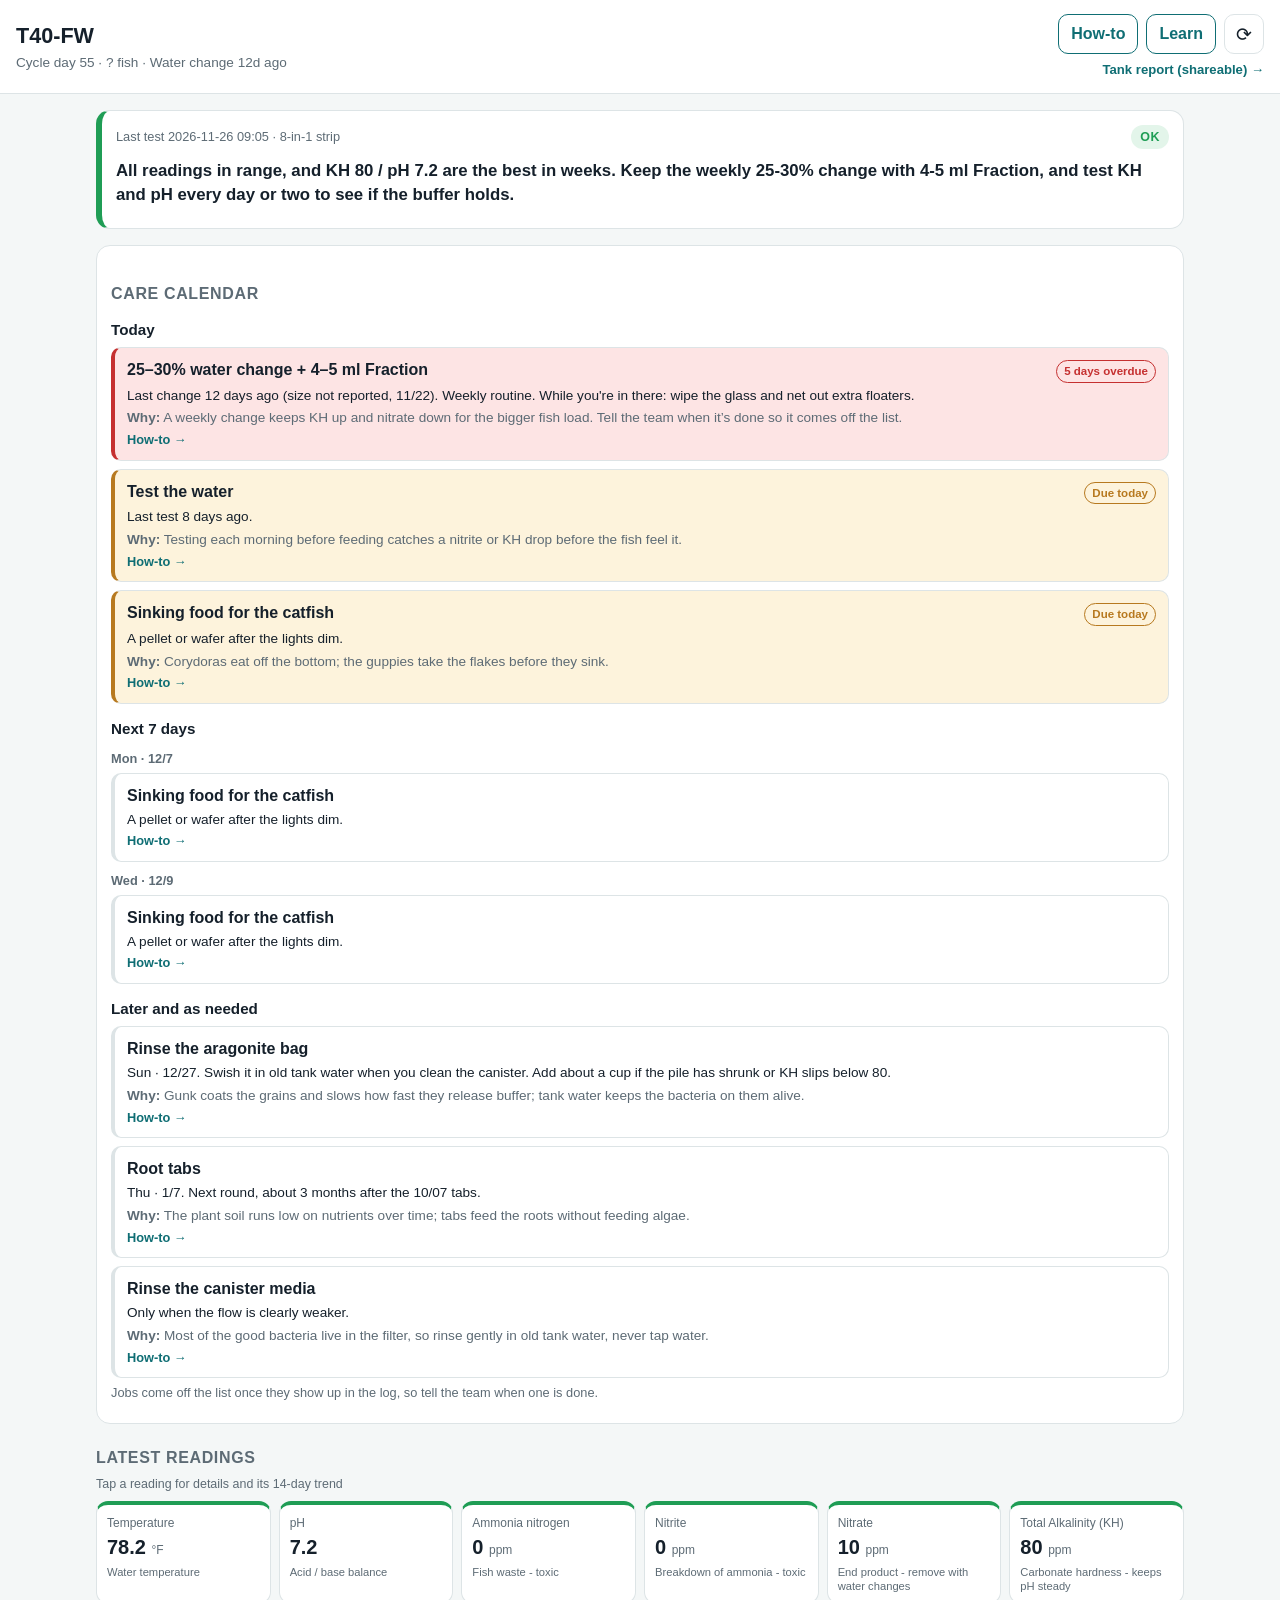
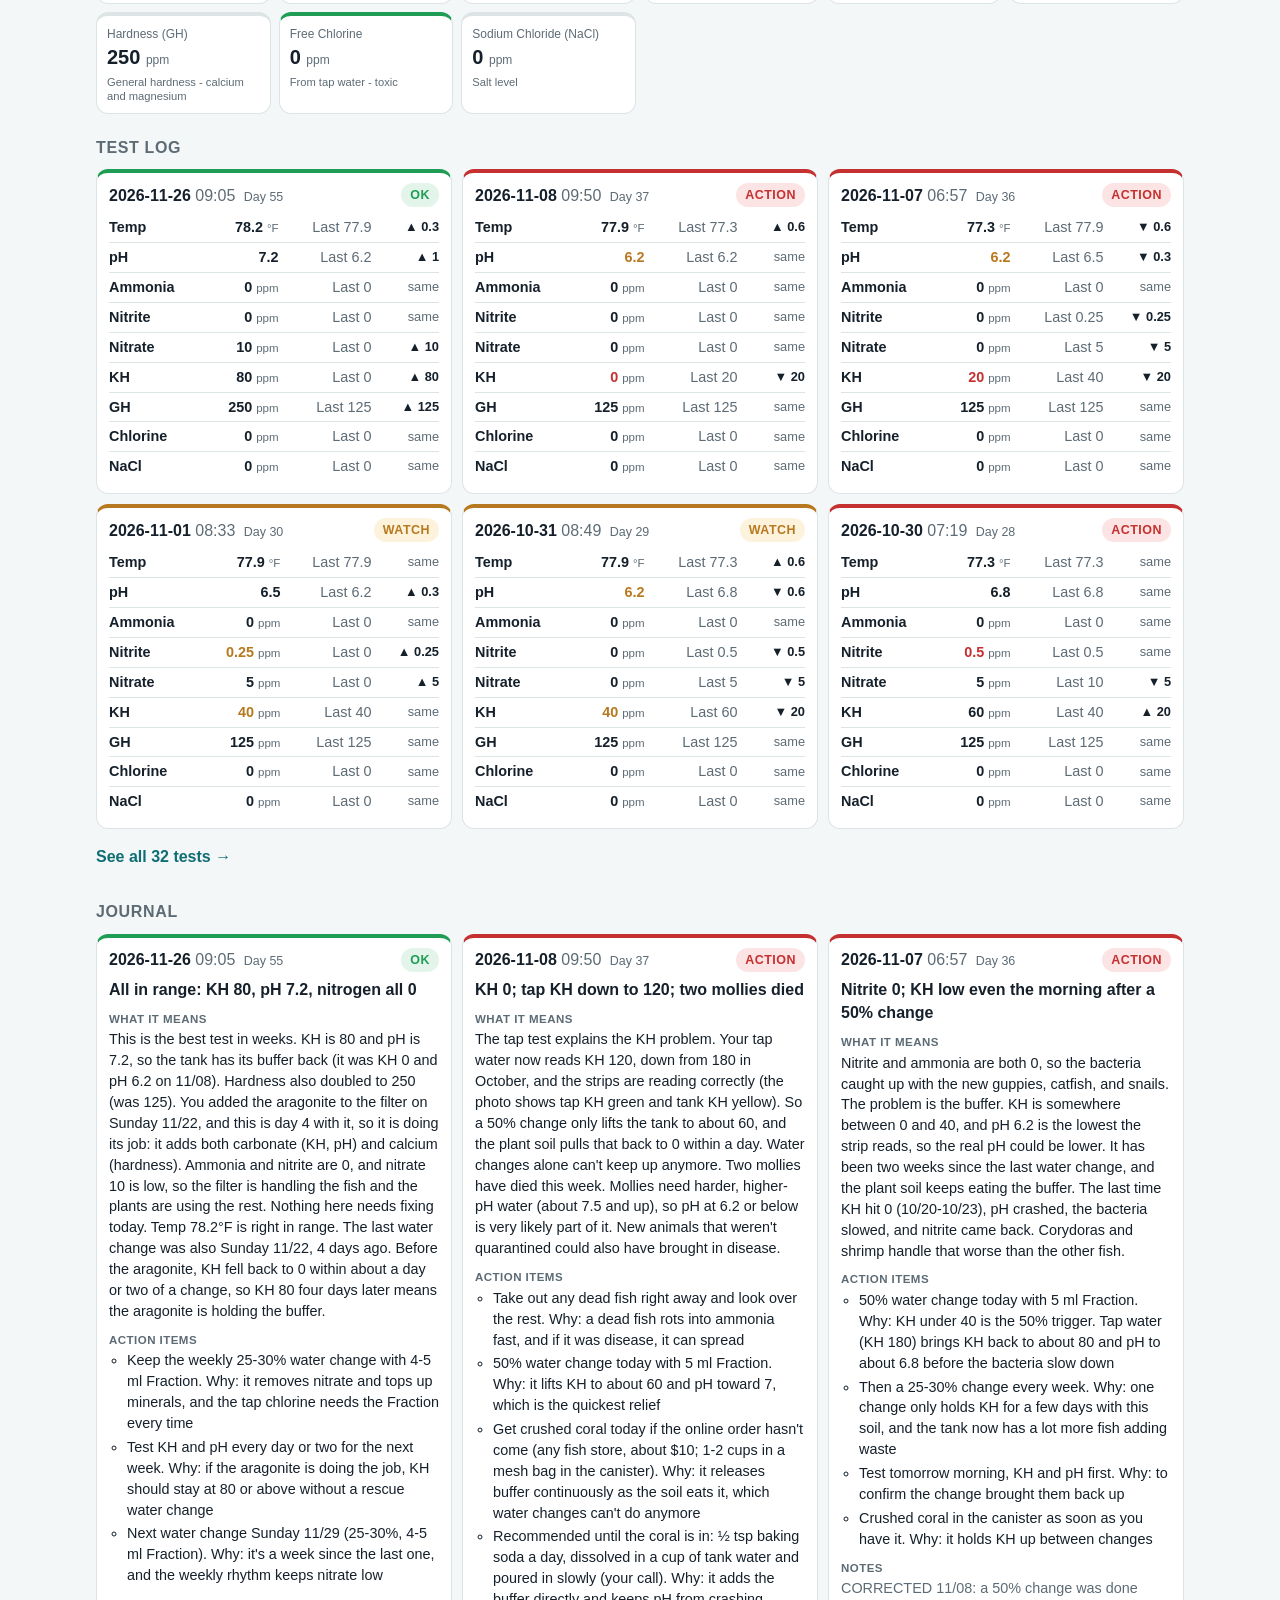
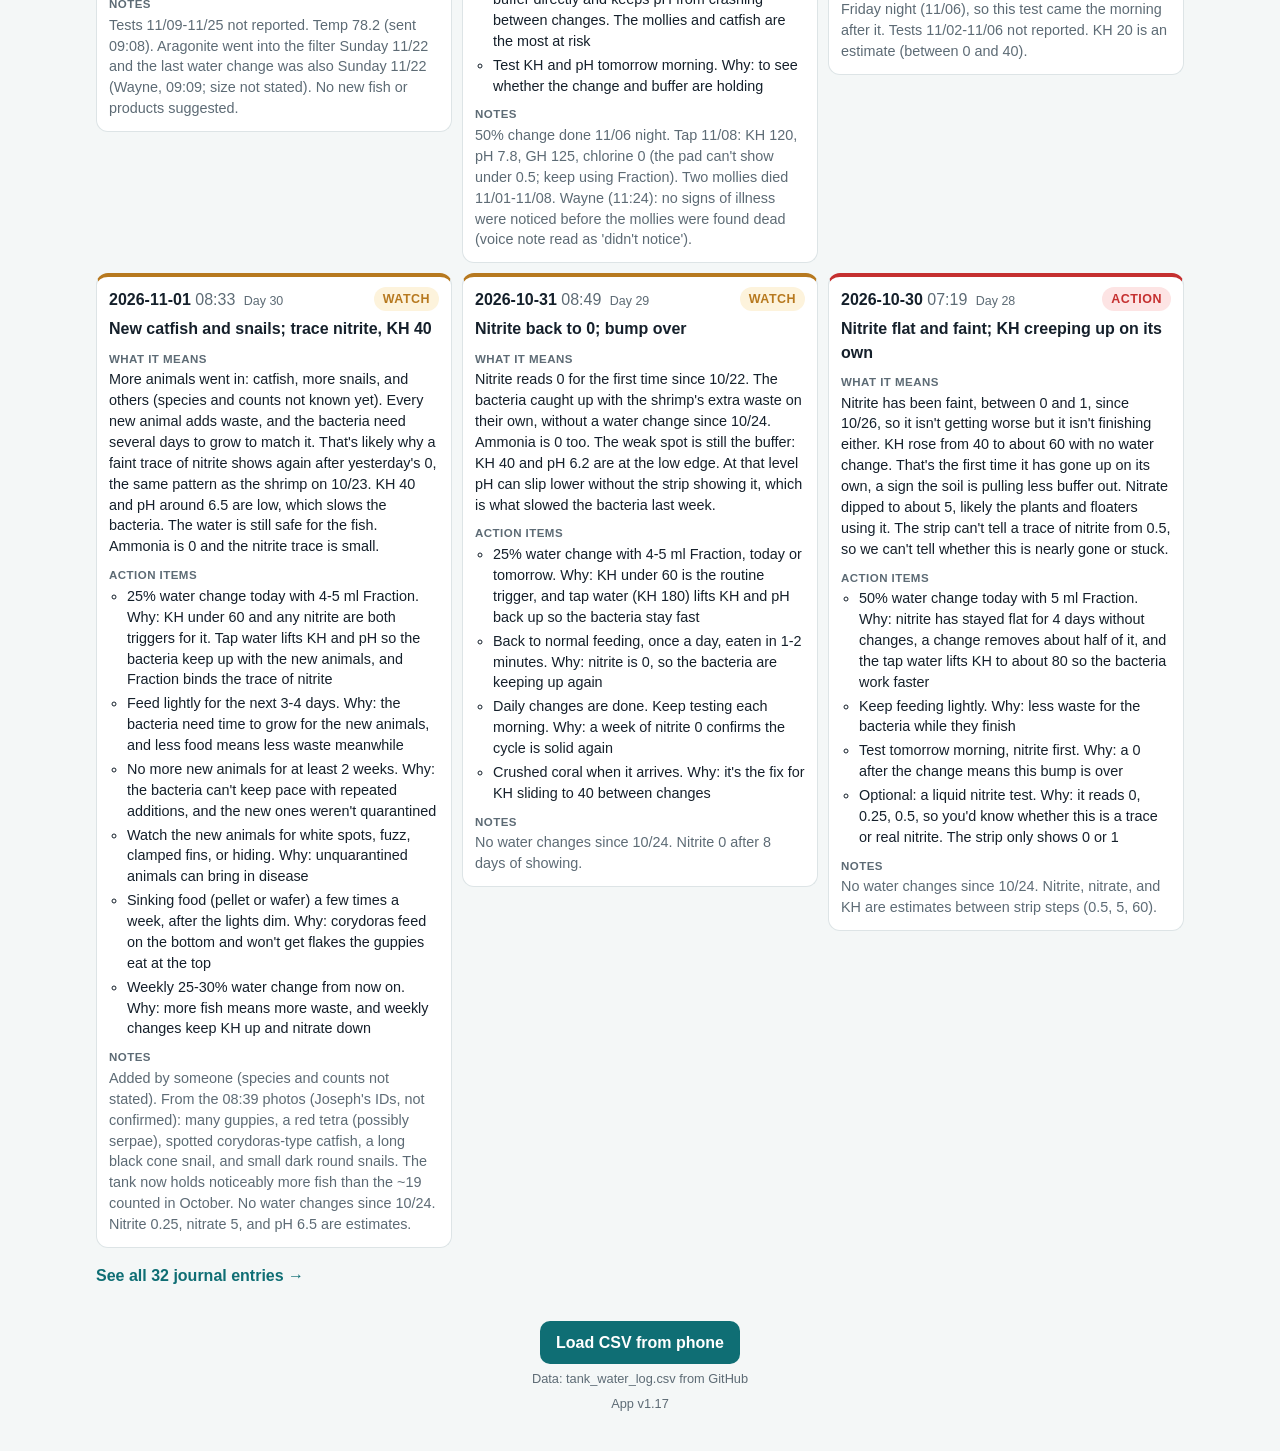
<file: index.html>
<!doctype html>
<html lang="en">
<head>
  <meta charset="utf-8">
  <meta name="viewport" content="width=device-width, initial-scale=1, viewport-fit=cover">
  <title>Tank Manager</title>
  <meta name="theme-color" content="#0f6e74">
  <meta name="apple-mobile-web-app-capable" content="yes">
  <meta name="apple-mobile-web-app-title" content="Tank">
  <link rel="manifest" href="manifest.webmanifest">
  <link rel="icon" href="icon.svg" type="image/svg+xml">
  <link rel="apple-touch-icon" href="icon.svg">
  <link rel="stylesheet" href="styles.css">
</head>
<body>
  <header class="top">
    <div>
      <h1 id="tankTitle">Tank Manager</h1>
      <p id="tankSub" class="muted">Loading…</p>
    </div>
    <div class="top-actions">
      <div class="btn-row">
        <button id="howtoBtn" type="button" class="learn-btn" aria-label="How-to guides">How-to</button>
        <button id="learnBtn" type="button" class="learn-btn" aria-label="Learn: the nitrogen cycle">Learn</button>
        <button id="refreshBtn" class="icon-btn" aria-label="Reload data" title="Reload data">⟳</button>
      </div>
      <a class="report-link top-report" href="report.html">Tank report (shareable) →</a>
    </div>
  </header>
  <nav id="tankSwitch" class="switch" aria-label="Choose tank" hidden></nav>

  <main id="app">
    <section id="warnings" hidden></section>

    <section id="statusCard" class="card" hidden></section>

    <section id="careCard" class="card care-card" hidden></section>

    <section id="readingsSection" hidden>
      <h2>Latest readings</h2>
      <p class="tap-hint">Tap a reading for details and its 14-day trend</p>
      <div id="readings" class="grid"></div>
    </section>

    <section id="logSection" hidden>
      <div class="sec-head"><h2 id="logTitle">Test log</h2><a id="logBack" class="back-link" href="#" hidden>← Dashboard</a></div>
      <ol id="log" class="cards"></ol>
      <a id="logMore" class="more-link" href="#log" hidden>See all tests →</a>
    </section>

    <section id="journalSection" hidden>
      <div class="sec-head"><h2 id="journalTitle">Journal</h2><a id="journalBack" class="back-link" href="#" hidden>← Dashboard</a></div>
      <p id="journalEmpty" class="muted small" hidden></p>
      <ol id="journal" class="cards"></ol>
      <a id="journalMore" class="more-link" href="#journal" hidden>See all journal entries →</a>
    </section>

    <section id="empty" class="card" hidden>
      <h2>No data yet</h2>
      <p>Put <code>tank_water_log.csv</code> in the same GitHub folder as this app, or load the file from your phone below.</p>
    </section>
  </main>

  <footer class="foot">
    <label class="btn">
      Load CSV from phone
      <input id="fileInput" type="file" accept=".csv,text/csv" hidden>
    </label>
    <p id="source" class="muted small"></p>
    <p class="muted small">App v1.17</p>
  </footer>

  <div id="detail" class="sheet-wrap" hidden>
    <div class="sheet" role="dialog" aria-modal="true" aria-labelledby="detailTitle">
      <div class="sheet-head">
        <h2 id="detailTitle">Reading</h2>
        <button id="detailClose" type="button" class="icon-btn" aria-label="Close">✕</button>
      </div>
      <div id="detailBody" class="sheet-body"></div>
    </div>
  </div>

  <script src="app.js"></script>
</body>
</html>
</file>
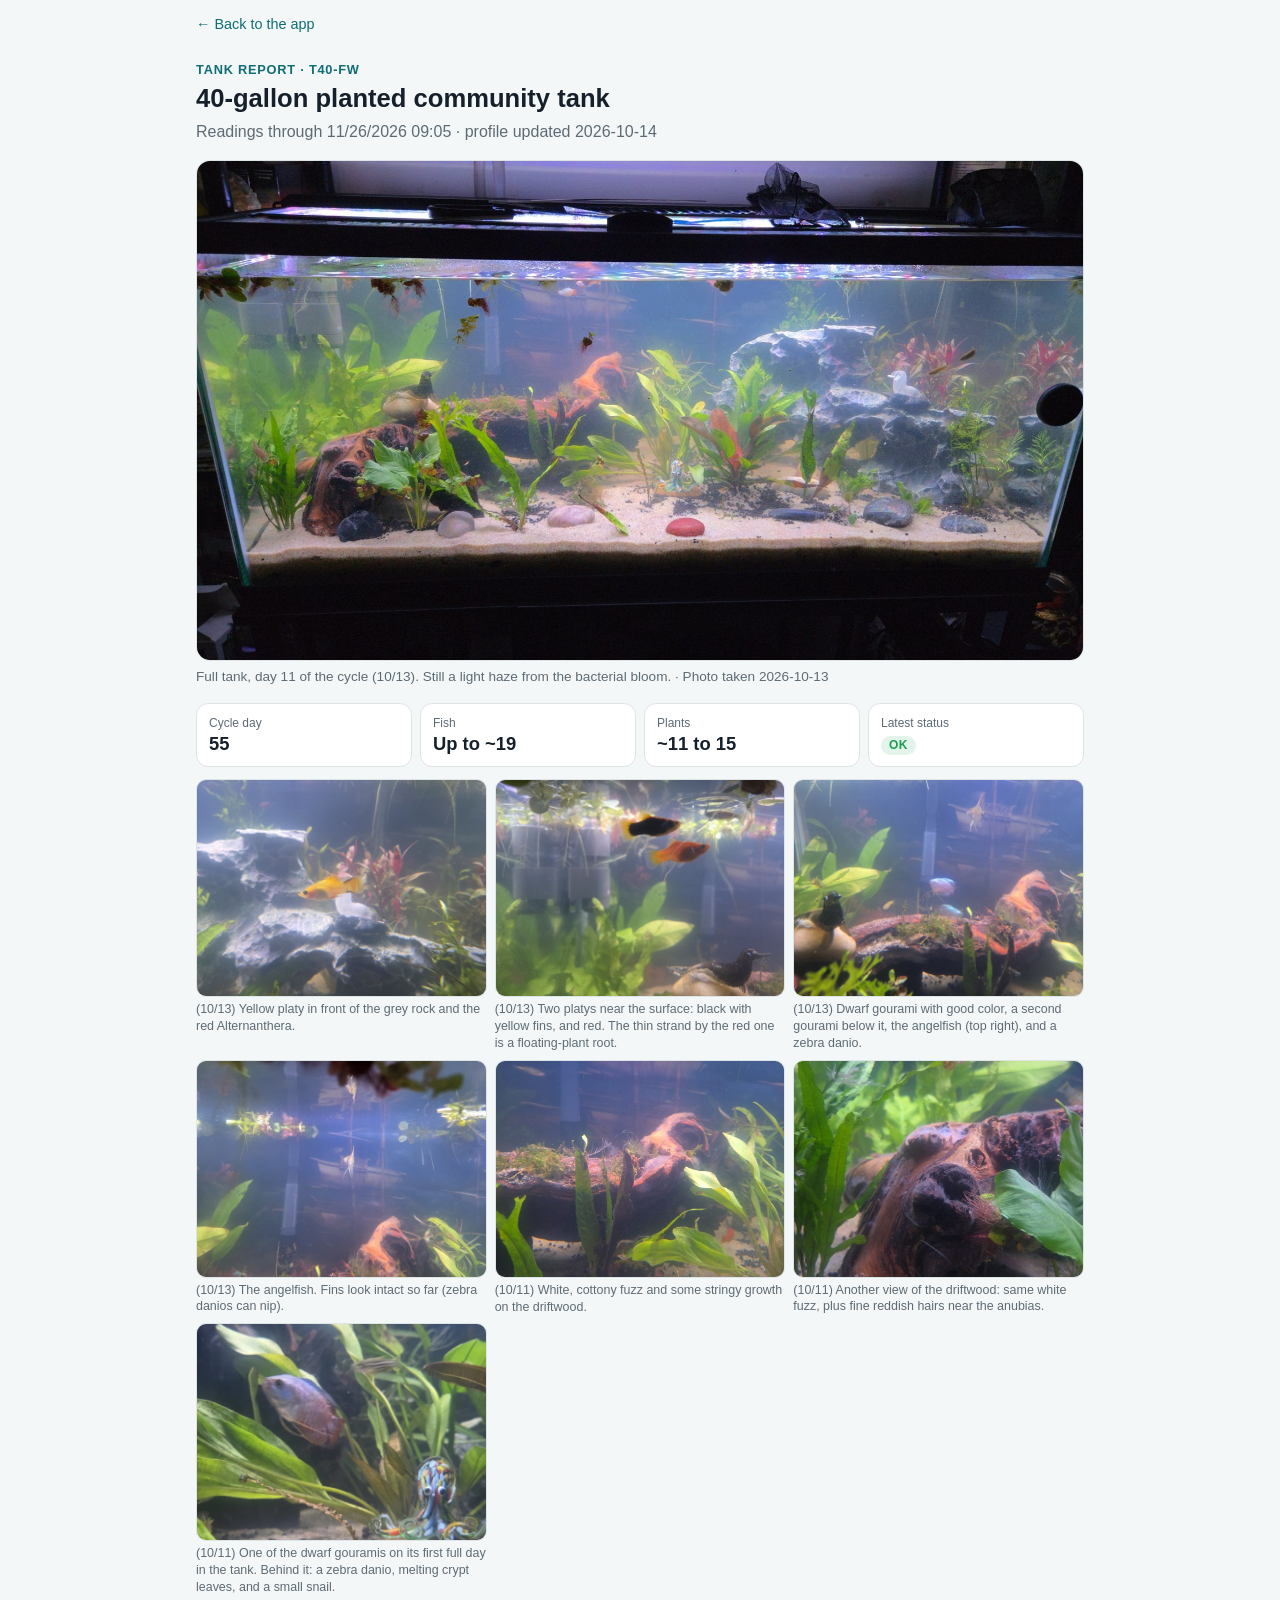
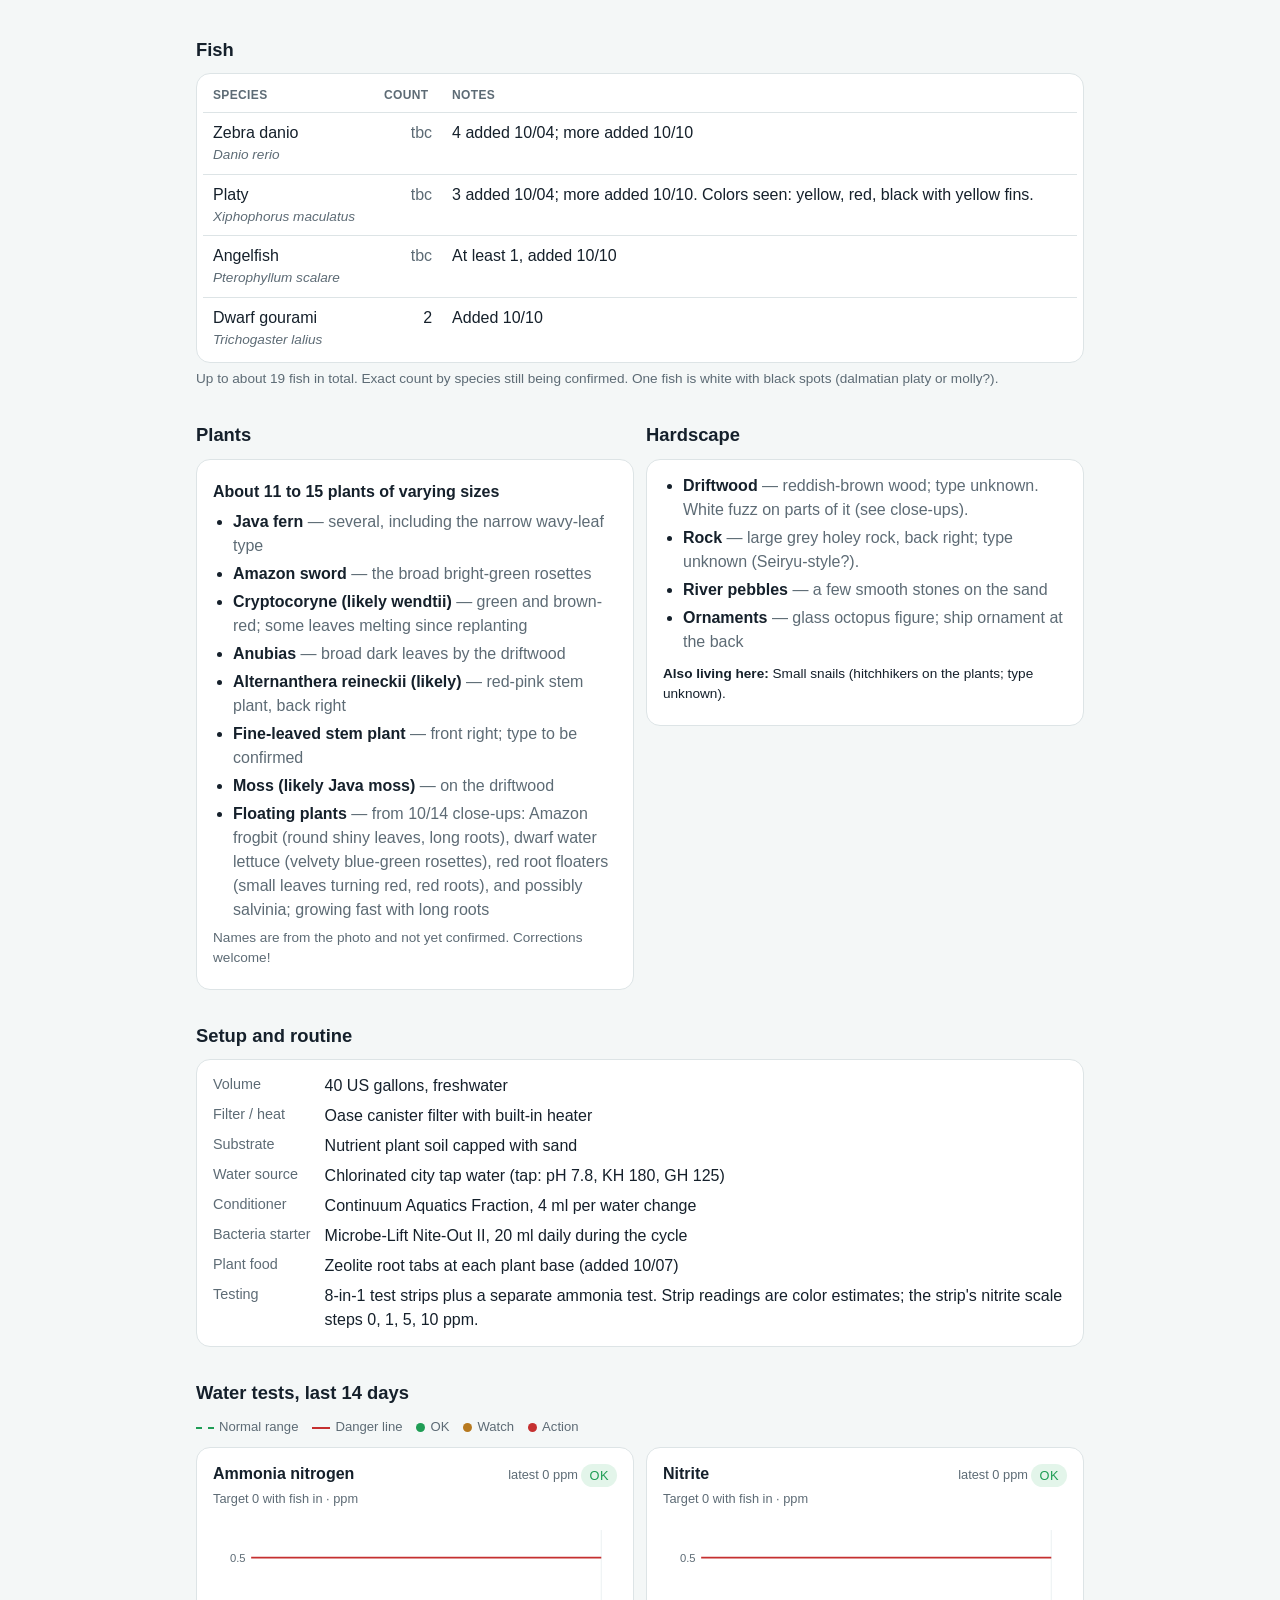
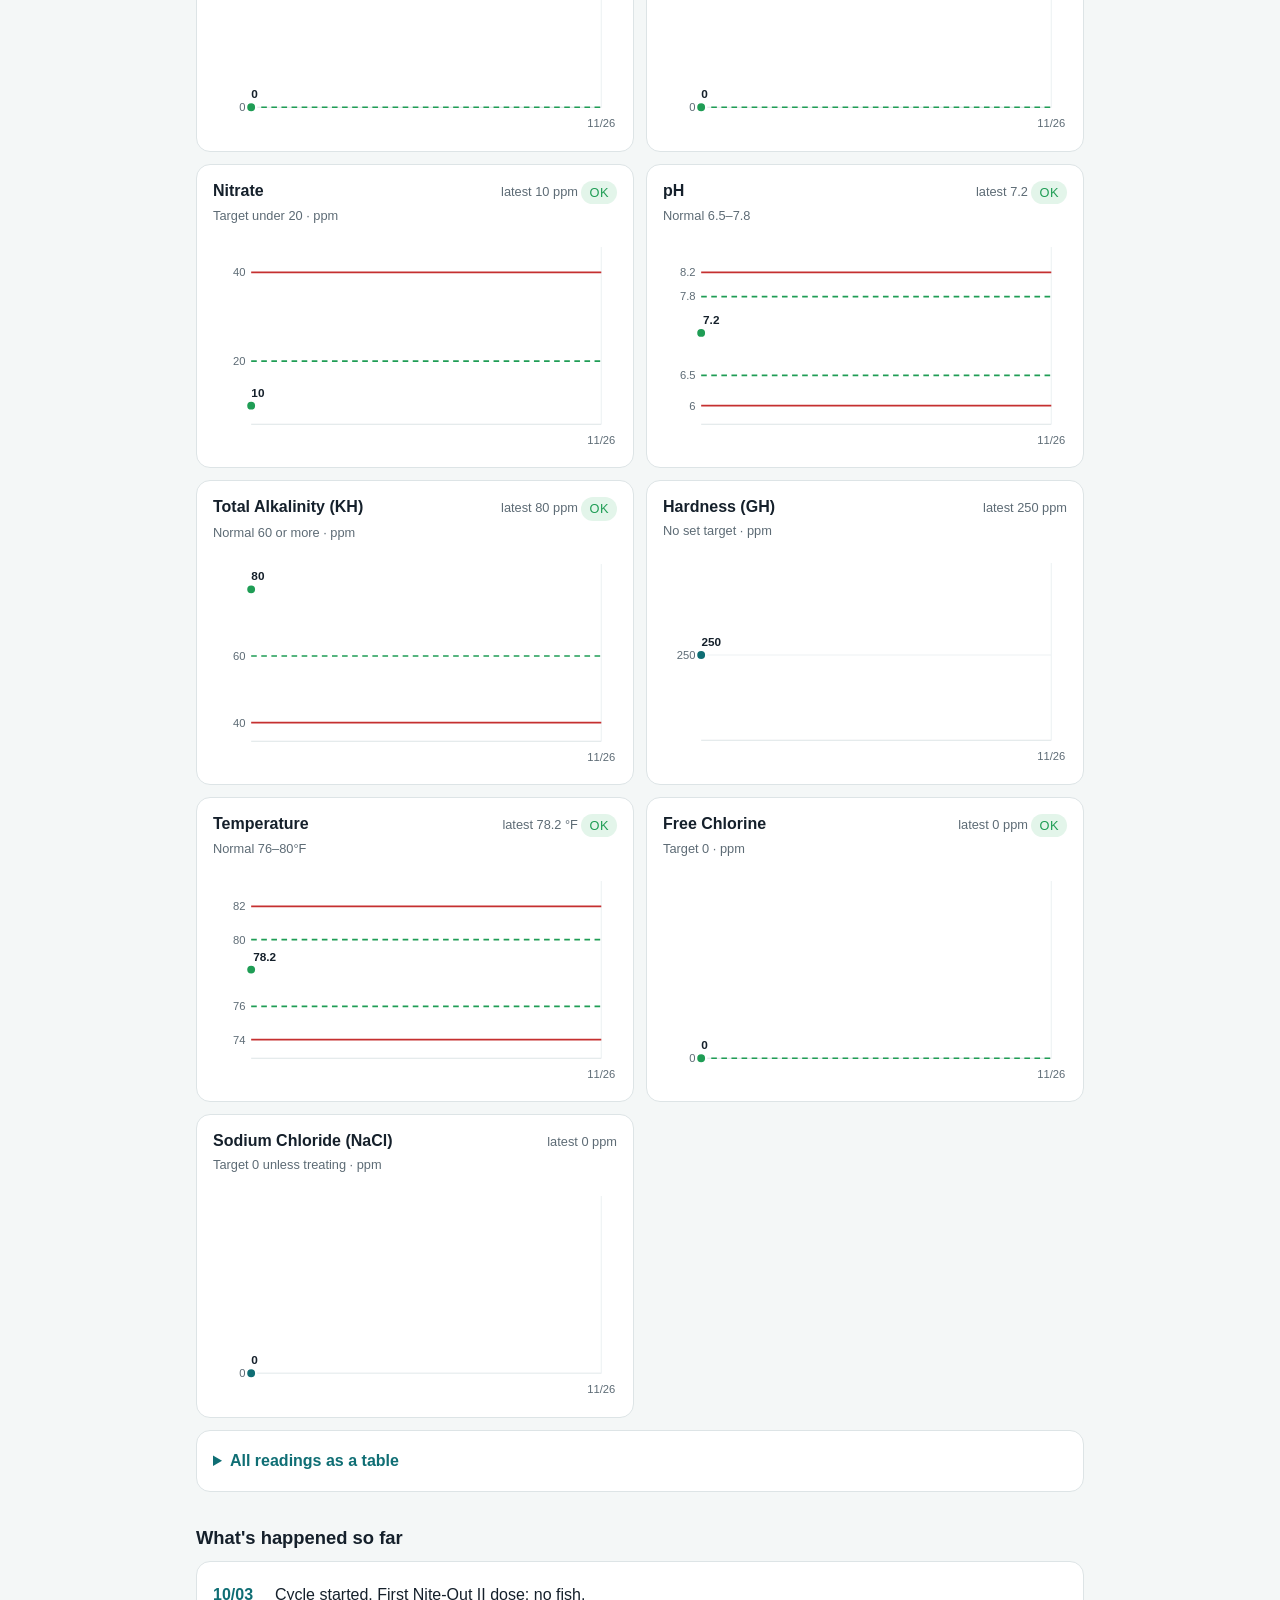
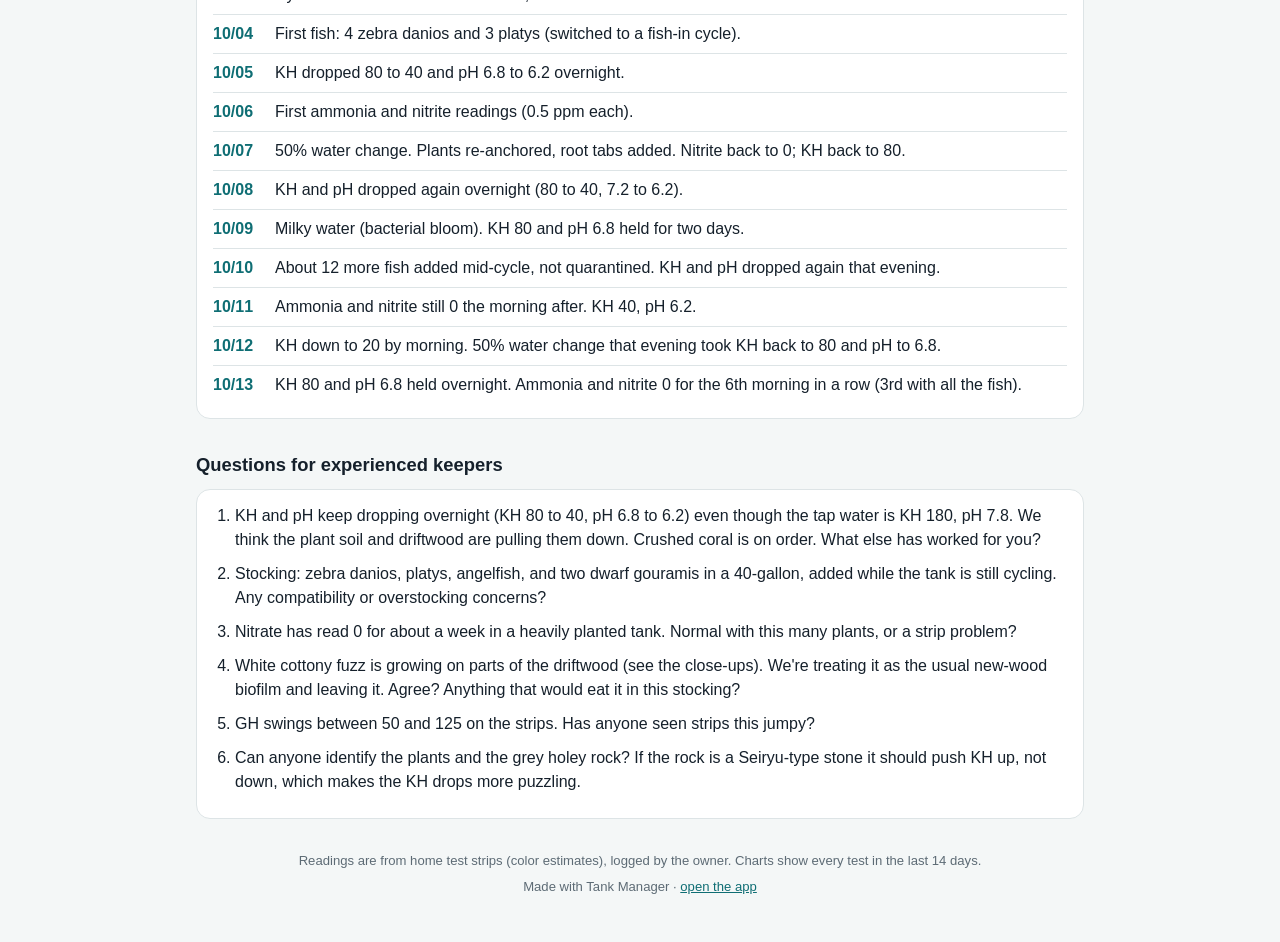
<file: report.html>
<!doctype html>
<html lang="en">
<head>
  <meta charset="utf-8">
  <meta name="viewport" content="width=device-width, initial-scale=1">
  <title>Tank Report · T40-FW</title>
  <meta name="description" content="40-gallon planted freshwater tank: fish, plants, setup, and the last 14 days of water tests.">
  <meta property="og:type" content="website">
  <meta property="og:title" content="Tank Report · 40-gallon planted community tank">
  <meta property="og:description" content="Fish, plants, setup, and the last 14 days of water tests. Looking for advice!">
  <meta property="og:url" content="https://cartoticus.github.io/Tank-Manager/report.html">
  <meta property="og:image" content="https://cartoticus.github.io/Tank-Manager/tank_photo.jpg">
  <meta name="theme-color" content="#0f6e74">
  <link rel="icon" href="icon.svg" type="image/svg+xml">
  <style>
    :root {
      --bg: #f4f7f7; --card: #ffffff; --text: #15202b; --muted: #5d6b75; --line: #dde4e6;
      --brand: #0f6e74; --ok: #1f9d55; --ok-bg: #e3f5ea; --watch: #b7791f; --watch-bg: #fdf3dc;
      --action: #c53030; --action-bg: #fde4e4; --series: #0f6e74; --grid: #eef2f3;
    }
    @media (prefers-color-scheme: dark) {
      :root:not([data-theme="light"]) {
        --bg: #0d1418; --card: #162127; --text: #e6edf0; --muted: #93a3ad; --line: #2a3840;
        --brand: #4fc3c9; --ok: #48bb78; --ok-bg: #173325; --watch: #ecc94b; --watch-bg: #3a3014;
        --action: #fc8181; --action-bg: #3d1c1c; --series: #4fc3c9; --grid: #1d2a31;
      }
    }
    :root[data-theme="dark"] {
      --bg: #0d1418; --card: #162127; --text: #e6edf0; --muted: #93a3ad; --line: #2a3840;
      --brand: #4fc3c9; --ok: #48bb78; --ok-bg: #173325; --watch: #ecc94b; --watch-bg: #3a3014;
      --action: #fc8181; --action-bg: #3d1c1c; --series: #4fc3c9; --grid: #1d2a31;
    }
    * { box-sizing: border-box; }
    html, body { margin: 0; }
    body { background: var(--bg); color: var(--text); font: 16px/1.5 -apple-system, BlinkMacSystemFont, "Segoe UI", Roboto, sans-serif; }
    .wrap { max-width: 920px; margin: 0 auto; padding: 0 16px 40px; }
    header.hero { padding: 24px 0 8px; }
    .eyebrow { font-size: .8rem; letter-spacing: .06em; text-transform: uppercase; color: var(--brand); font-weight: 700; }
    h1 { font-size: 1.6rem; line-height: 1.2; margin: 4px 0 6px; }
    h2 { font-size: 1.15rem; margin: 32px 0 10px; }
    p { margin: 6px 0; }
    .muted { color: var(--muted); }
    .small { font-size: .85rem; }
    .card { background: var(--card); border: 1px solid var(--line); border-radius: 14px; padding: 14px 16px; }
    .photo { margin: 16px 0 0; }
    .photo img { width: 100%; height: auto; display: block; border-radius: 14px; border: 1px solid var(--line); }
    .photo figcaption { font-size: .85rem; color: var(--muted); margin-top: 6px; }
    .photo-missing { border: 2px dashed var(--line); border-radius: 14px; padding: 28px 16px; text-align: center; color: var(--muted); margin-top: 16px; }

    .gallery { display: grid; grid-template-columns: repeat(3, 1fr); gap: 8px; margin-top: 12px; }
    .gallery figure { margin: 0; }
    .gallery img { width: 100%; aspect-ratio: 4 / 3; object-fit: cover; border-radius: 10px; border: 1px solid var(--line); display: block; }
    .gallery a { display: block; }
    .gallery figcaption { font-size: .78rem; color: var(--muted); margin-top: 4px; line-height: 1.35; }
    @media (max-width: 560px) { .gallery { grid-template-columns: 1fr; } }
    .stats { display: grid; grid-template-columns: repeat(4, 1fr); gap: 8px; margin-top: 16px; }
    .stat { background: var(--card); border: 1px solid var(--line); border-radius: 12px; padding: 10px 12px; }
    .stat .k { font-size: .75rem; color: var(--muted); }
    .stat .v { font-size: 1.15rem; font-weight: 700; line-height: 1.3; }
    @media (max-width: 560px) { .stats { grid-template-columns: repeat(2, 1fr); } }

    .badge { display: inline-block; font-weight: 700; font-size: .75rem; letter-spacing: .04em; padding: 2px 8px; border-radius: 999px; vertical-align: middle; }
    .badge.OK { background: var(--ok-bg); color: var(--ok); }
    .badge.WATCH { background: var(--watch-bg); color: var(--watch); }
    .badge.ACTION { background: var(--action-bg); color: var(--action); }

    table { width: 100%; border-collapse: collapse; }
    th, td { text-align: left; padding: 8px 10px; border-bottom: 1px solid var(--line); vertical-align: top; }
    th { font-size: .75rem; text-transform: uppercase; letter-spacing: .03em; color: var(--muted); font-weight: 600; }
    tr:last-child td { border-bottom: 0; }
    td.num { text-align: right; font-variant-numeric: tabular-nums; white-space: nowrap; }
    .latin { font-style: italic; color: var(--muted); font-size: .85rem; }
    .tbl { padding: 4px 6px; overflow-x: auto; }
    dl.kv { display: grid; grid-template-columns: max-content 1fr; gap: 6px 14px; margin: 0; }
    dl.kv dt { color: var(--muted); font-size: .9rem; }
    dl.kv dd { margin: 0; }
    @media (max-width: 480px) { dl.kv { grid-template-columns: 1fr; gap: 0; } dl.kv dd { margin-bottom: 8px; } }
    .two { display: grid; grid-template-columns: 1fr 1fr; gap: 12px; }
    @media (max-width: 640px) { .two { grid-template-columns: 1fr; } }
    ul.plain { margin: 0; padding-left: 20px; }
    ul.plain li { margin-bottom: 4px; }
    .tl { list-style: none; margin: 0; padding: 0; }
    .tl li { display: grid; grid-template-columns: 52px 1fr; gap: 10px; padding: 7px 0; border-bottom: 1px solid var(--line); }
    .tl li:last-child { border-bottom: 0; }
    .tl b { font-variant-numeric: tabular-nums; color: var(--brand); }

    .charts { display: grid; grid-template-columns: 1fr 1fr; gap: 12px; }
    @media (max-width: 700px) { .charts { grid-template-columns: 1fr; } }
    .chart h3 { font-size: 1rem; margin: 0; display: flex; justify-content: space-between; align-items: baseline; gap: 8px; }
    .chart h3 span { font-size: .8rem; color: var(--muted); font-weight: 400; }
    .chart .range { font-size: .8rem; color: var(--muted); margin: 2px 0 4px; }
    .chart svg { width: 100%; height: auto; display: block; }
    .chart svg text { font-family: inherit; }
    .chart .ax { fill: var(--muted); font-size: 10px; }
    .chart .lbl { fill: var(--text); font-size: 10.5px; font-weight: 600; paint-order: stroke; stroke: var(--card); stroke-width: 3px; stroke-linejoin: round; }
    .legend { display: flex; flex-wrap: wrap; gap: 14px; font-size: .82rem; color: var(--muted); margin: 0 0 10px; }
    .legend i { display: inline-block; vertical-align: middle; margin-right: 5px; }
    .legend .ln { width: 18px; height: 0; border-top: 2px dashed var(--ok); }
    .legend .ln.d { border-top: 2px solid var(--action); }
    .legend .dt { width: 9px; height: 9px; border-radius: 50%; }
    ol.q { margin: 0; padding-left: 22px; }
    ol.q li { margin-bottom: 10px; }
    details.raw summary { cursor: pointer; font-weight: 600; color: var(--brand); padding: 4px 0; }
    .raw table { font-size: .82rem; }
    .raw th, .raw td { padding: 6px 7px; }
    footer { margin-top: 32px; font-size: .82rem; color: var(--muted); text-align: center; }
    footer a, .back { color: var(--brand); }
    .back { font-size: .9rem; text-decoration: none; display: inline-block; padding-top: 14px; }
    .err { background: var(--action-bg); border-color: var(--action); }
    @media print {
      body { background: #fff; }
      .back, details.raw summary { display: none; }
      .card, .stat { break-inside: avoid; }
    }
  </style>
</head>
<body>
<div class="wrap">
  <a class="back" href="./">← Back to the app</a>
  <header class="hero">
    <div class="eyebrow" id="eyebrow">Tank report</div>
    <h1 id="title">40-gallon planted community tank</h1>
    <p class="muted" id="sub">Loading…</p>
    <figure class="photo" id="photo" hidden>
      <img id="photoImg" alt="Photo of the tank">
      <figcaption id="photoCap"></figcaption>
    </figure>
    <div class="photo-missing" id="photoMissing" hidden>Tank photo coming soon.</div>
    <div class="stats" id="stats"></div>
    <div class="gallery" id="gallery" hidden></div>
  </header>

  <div id="errors"></div>

  <h2>Fish</h2>
  <div class="card tbl"><table id="fishTable"></table></div>
  <p class="small muted" id="fishNote"></p>

  <div class="two" style="margin-top:20px">
    <section>
      <h2 style="margin-top:12px">Plants</h2>
      <div class="card" id="plants"></div>
    </section>
    <section>
      <h2 style="margin-top:12px">Hardscape</h2>
      <div class="card" id="hardscape"></div>
    </section>
  </div>

  <h2>Setup and routine</h2>
  <div class="card"><dl class="kv" id="setup"></dl></div>

  <h2>Water tests, last 14 days</h2>
  <div class="legend">
    <span><i class="ln"></i>Normal range</span>
    <span><i class="ln d"></i>Danger line</span>
    <span><i class="dt" style="background:var(--ok)"></i>OK</span>
    <span><i class="dt" style="background:var(--watch)"></i>Watch</span>
    <span><i class="dt" style="background:var(--action)"></i>Action</span>
  </div>
  <div class="charts" id="charts"></div>
  <details class="raw card" style="margin-top:12px">
    <summary>All readings as a table</summary>
    <div class="tbl" id="rawTable"></div>
  </details>

  <h2>What's happened so far</h2>
  <div class="card"><ol class="tl" id="timeline"></ol></div>

  <h2>Questions for experienced keepers</h2>
  <div class="card"><ol class="q" id="questions"></ol></div>

  <footer>
    <p id="foot"></p>
    <p>Made with Tank Manager · <a href="./">open the app</a></p>
  </footer>
</div>

<script>
'use strict';
const DAYS = 14;

/* Same thresholds as the app (freshwater, fish present). */
const PARAMS = [
  { key: 'ammonia_ppm', label: 'Ammonia nitrogen', unit: 'ppm', okHigh: 0, dangerHigh: 0.5 },
  { key: 'nitrite_ppm', label: 'Nitrite', unit: 'ppm', okHigh: 0, dangerHigh: 0.5 },
  { key: 'nitrate_ppm', label: 'Nitrate', unit: 'ppm', okHigh: 20, dangerHigh: 40 },
  { key: 'ph', label: 'pH', unit: '', okLow: 6.5, okHigh: 7.8, dangerLow: 6.0, dangerHigh: 8.2 },
  { key: 'kh_ppm', label: 'Total Alkalinity (KH)', unit: 'ppm', okLow: 60, dangerLow: 40 },
  { key: 'gh_ppm', label: 'Hardness (GH)', unit: 'ppm' },
  { key: 'temp_f', label: 'Temperature', unit: '°F', okLow: 76, okHigh: 80, dangerLow: 74, dangerHigh: 82 },
  { key: 'free_chlorine_ppm', label: 'Free Chlorine', unit: 'ppm', okHigh: 0 },
  { key: 'nacl_ppm', label: 'Sodium Chloride (NaCl)', unit: 'ppm' }
];
const RANGE_TEXT = {
  ammonia_ppm: 'Target 0 with fish in', nitrite_ppm: 'Target 0 with fish in', nitrate_ppm: 'Target under 20',
  ph: 'Normal 6.5–7.8', kh_ppm: 'Normal 60 or more', gh_ppm: 'No set target', temp_f: 'Normal 76–80°F',
  free_chlorine_ppm: 'Target 0', nacl_ppm: 'Target 0 unless treating'
};

function status(key, v) {
  if (v == null) return null;
  switch (key) {
    case 'temp_f': return (v < 74 || v > 82) ? 'ACTION' : (v < 76 || v > 80) ? 'WATCH' : 'OK';
    case 'ph': return (v < 6.0 || v > 8.2) ? 'ACTION' : (v < 6.5 || v > 7.8) ? 'WATCH' : 'OK';
    case 'ammonia_ppm': case 'nitrite_ppm': return v >= 0.5 ? 'ACTION' : v > 0 ? 'WATCH' : 'OK';
    case 'nitrate_ppm': return v > 40 ? 'ACTION' : v >= 20 ? 'WATCH' : 'OK';
    case 'kh_ppm': return v < 40 ? 'ACTION' : v < 60 ? 'WATCH' : 'OK';
    case 'free_chlorine_ppm': return v > 0 ? 'ACTION' : 'OK';
    default: return null;
  }
}
const STATUS_COLOR = { OK: 'var(--ok)', WATCH: 'var(--watch)', ACTION: 'var(--action)' };

function esc(s) {
  return String(s ?? '').replace(/[&<>"']/g, c => ({ '&': '&amp;', '<': '&lt;', '>': '&gt;', '"': '&quot;', "'": '&#39;' }[c]));
}
function num(v) { if (v === '' || v == null) return null; const n = Number(v); return Number.isFinite(n) ? n : null; }
function fmt(v) { return v == null ? '–' : Math.abs(v) >= 100 ? String(Math.round(v)) : String(+v.toFixed(2)); }
function md(date) { const [, m, d] = date.split('-'); return `${+m}/${+d}`; }

function parseCSV(text) {
  const rows = []; let row = [], field = '', q = false;
  text = String(text).replace(/^﻿/, '');
  for (let i = 0; i < text.length; i++) {
    const c = text[i];
    if (q) { if (c === '"') { if (text[i + 1] === '"') { field += '"'; i++; } else q = false; } else field += c; }
    else if (c === '"') q = true;
    else if (c === ',') { row.push(field); field = ''; }
    else if (c === '\n' || c === '\r') {
      if (c === '\r' && text[i + 1] === '\n') i++;
      row.push(field); field = ''; if (row.some(x => x !== '')) rows.push(row); row = [];
    } else field += c;
  }
  row.push(field); if (row.some(x => x !== '')) rows.push(row);
  const head = rows.shift().map(h => h.trim());
  return rows.map(r => {
    const o = {}; head.forEach((h, i) => { o[h] = (r[i] ?? '').trim(); });
    o._ts = new Date(`${o.date}T${o.time || '00:00'}`).getTime();
    return o;
  }).filter(o => !isNaN(o._ts)).sort((a, b) => a._ts - b._ts);
}

/* Line chart with every reading labeled. One series per chart; one y-axis. */
function chart(p, pts, t0, t1) {
  const W = 360, H = 200, L = 34, R = 14, T = 22, B = 26;
  const vals = pts.map(d => d.v);
  const ok = [p.okLow, p.okHigh].filter(x => x != null);
  const danger = [p.dangerLow, p.dangerHigh].filter(x => x != null);
  let lo = Math.min(...vals, ...ok, ...danger), hi = Math.max(...vals, ...ok, ...danger);
  if (hi === lo) { hi += 1; lo = Math.max(0, lo - 1); }
  const pad = (hi - lo) * 0.14; hi += pad; lo = lo >= 0 && lo - pad < 0 ? 0 : lo - pad;
  const x = t => L + (t - t0) / Math.max(1, t1 - t0) * (W - L - R);
  const y = v => T + (hi - v) / (hi - lo) * (H - T - B);

  let s = `<svg viewBox="0 0 ${W} ${H}" role="img" aria-label="${esc(p.label)}, last ${DAYS} days">`;
  // day ticks
  const day0 = new Date(t0); day0.setHours(0, 0, 0, 0);
  const spanDays = Math.ceil((t1 - day0.getTime()) / 86400000);
  const step = spanDays > 8 ? 2 : 1;
  for (let i = 0; i <= spanDays; i += step) {
    const d = new Date(day0); d.setDate(d.getDate() + i); const t = d.getTime() + 12 * 3600000;
    if (t < t0 - 12 * 3600000 || t > t1 + 12 * 3600000) continue;
    const xx = Math.min(W - R, Math.max(L, x(t))).toFixed(1);
    s += `<line x1="${xx}" y1="${T - 6}" x2="${xx}" y2="${H - B}" stroke="var(--grid)"/>`;
    s += `<text class="ax" x="${xx}" y="${H - 8}" text-anchor="middle">${d.getMonth() + 1}/${d.getDate()}</text>`;
  }
  s += `<line x1="${L}" y1="${H - B}" x2="${W - R}" y2="${H - B}" stroke="var(--line)"/>`;
  const hline = (v, color, dash) => {
    const yy = y(v).toFixed(1);
    s += `<line x1="${L}" y1="${yy}" x2="${W - R}" y2="${yy}" stroke="${color}" stroke-width="1.5" ${dash ? `stroke-dasharray="${dash}"` : ''}/>`;
    s += `<text class="ax" x="${L - 5}" y="${(+yy + 3.5).toFixed(1)}" text-anchor="end">${fmt(v)}</text>`;
  };
  ok.forEach(v => hline(v, 'var(--ok)', '5 4'));
  danger.forEach(v => hline(v, 'var(--action)', ''));
  if (!ok.length && !danger.length) {
    [...new Set([Math.min(...vals), Math.max(...vals)])].forEach(v => {
      const yy = y(v).toFixed(1);
      s += `<line x1="${L}" y1="${yy}" x2="${W - R}" y2="${yy}" stroke="var(--grid)"/>`;
      s += `<text class="ax" x="${L - 5}" y="${(+yy + 3.5).toFixed(1)}" text-anchor="end">${fmt(v)}</text>`;
    });
  }
  if (pts.length > 1) {
    s += `<polyline points="${pts.map(d => `${x(d.t).toFixed(1)},${y(d.v).toFixed(1)}`).join(' ')}" fill="none" stroke="var(--series)" stroke-width="2" stroke-linejoin="round"/>`;
  }
  // labels: above by default; flip below when the previous label would collide
  let prev = null;
  pts.forEach((d, i) => {
    const cx = x(d.t), cy = y(d.v);
    const txt = fmt(d.v), w = txt.length * 6 + 4;
    let above = true;
    const next = pts[i + 1];
    if (prev && prev.above && Math.abs(cx - prev.cx) < (w + prev.w) / 2 + 2 && Math.abs(cy - prev.cy) < 14) above = false;
    else if (next && d.v < next.v && cy - 12 < T) above = false;
    if (cy - 12 < 8) above = false;
    if (!above && cy + 18 > H - B + 4 && cy - 12 >= 8) above = true;
    let lx = Math.min(W - R - w / 2 + 2, Math.max(L + w / 2 - 2, cx));
    const ly = above ? cy - 8 : cy + 16;
    prev = { cx, cy, w, above };
    const st = status(p.key, d.v);
    const col = st ? STATUS_COLOR[st] : 'var(--series)';
    s += `<circle cx="${cx.toFixed(1)}" cy="${cy.toFixed(1)}" r="4.5" fill="${col}" stroke="var(--card)" stroke-width="2"><title>${esc(d.when)}: ${txt} ${esc(p.unit)}</title></circle>`;
    s += `<text class="lbl" x="${lx.toFixed(1)}" y="${ly.toFixed(1)}" text-anchor="middle">${txt}</text>`;
  });
  return s + '</svg>';
}

async function getText(url) {
  const res = await fetch(url, { cache: 'no-store' });
  if (!res.ok) throw new Error(`${url}: ${res.status}`);
  return res.text();
}

async function main() {
  const $ = id => document.getElementById(id);
  const errs = [];
  let profile = {}, recs = [];
  try { profile = JSON.parse(await getText('tank_profile.json')); } catch (e) { errs.push('Could not load the tank profile.'); }
  try { recs = parseCSV(await getText('tank_water_log.csv')); } catch (e) { errs.push('Could not load the water test log.'); }
  if (profile.tank_id) recs = recs.filter(r => r.tank_id === profile.tank_id);
  if (errs.length) $('errors').innerHTML = `<div class="card err">${errs.map(esc).join('<br>')}</div>`;

  const last = recs[recs.length - 1];
  if (profile.title) { $('title').textContent = profile.title; document.title = `Tank Report · ${profile.title}`; }
  if (profile.tank_id) $('eyebrow').textContent = `Tank report · ${profile.tank_id}`;
  $('sub').textContent = last
    ? `Readings through ${md(last.date)}/${last.date.slice(0, 4)} ${last.time} · profile updated ${profile.updated || '—'}`
    : 'No readings yet';

  // Photo
  const ph = profile.photo || {};
  if (ph.file) {
    const img = $('photoImg');
    img.onload = () => { $('photo').hidden = false; };
    img.onerror = () => { $('photoMissing').hidden = false; };
    img.src = ph.file + (ph.date ? `?d=${encodeURIComponent(ph.date)}` : '');
    const cap = [ph.caption, ph.date ? `Photo taken ${ph.date}` : ''].filter(Boolean).join(' · ');
    $('photoCap').textContent = cap;
  } else $('photoMissing').hidden = false;

  // Snapshot stats
  const fish = profile.fish || [];
  const known = fish.every(f => typeof f.count === 'number');
  const fishCount = known ? String(fish.reduce((a, f) => a + f.count, 0)) : 'Up to ~19';
  const stats = [
    ['Cycle day', last && last.cycle_day ? last.cycle_day : '—'],
    ['Fish', fishCount],
    ['Plants', profile.plants && profile.plants.count ? profile.plants.count.replace(/^About /, '~').replace(/ plants.*$/, '') : '—'],
    ['Latest status', last && last.status ? `<span class="badge ${esc(last.status)}">${esc(last.status)}</span>` : '—']
  ];
  $('stats').innerHTML = stats.map(([k, v]) => `<div class="stat"><div class="k">${k}</div><div class="v">${k === 'Latest status' ? v : esc(v)}</div></div>`).join('');

  // Fish
  $('fishTable').innerHTML = '<thead><tr><th>Species</th><th class="num">Count</th><th>Notes</th></tr></thead><tbody>' +
    fish.map(f => `<tr><td>${esc(f.name)}<div class="latin">${esc(f.latin || '')}</div></td>` +
      `<td class="num">${typeof f.count === 'number' ? f.count : (f.count ? esc(f.count) : '<span class="muted">tbc</span>')}</td>` +
      `<td>${esc(f.note || '')}</td></tr>`).join('') + '</tbody>';
  $('fishNote').textContent = profile.fish_total_note || '';

  // Plants
  const pl = profile.plants || {};
  $('plants').innerHTML = `<p><b>${esc(pl.count || '—')}</b></p>` +
    (pl.species && pl.species.length
      ? `<ul class="plain">${pl.species.map(s => `<li>${typeof s === 'string' ? esc(s) : `<b>${esc(s.name)}</b>${s.count ? ` (${esc(s.count)})` : ''}${s.note ? ` <span class="muted">— ${esc(s.note)}</span>` : ''}`}</li>`).join('')}</ul>`
      : '') + `<p class="muted small">${esc(pl.species_note || (pl.species && pl.species.length ? '' : 'Species not listed yet.'))}</p>`;

  // Gallery
  const gal = profile.gallery || [];
  if (gal.length) {
    $('gallery').hidden = false;
    $('gallery').innerHTML = gal.map(g => `<figure><a href="${esc(g.file)}" target="_blank" rel="noopener"><img src="${esc(g.file)}" alt="${esc(g.caption || 'Tank photo')}" loading="lazy"></a>${g.caption ? `<figcaption>${esc(g.caption)}</figcaption>` : ''}</figure>`).join('');
  }

  // Hardscape
  $('hardscape').innerHTML = `<ul class="plain">${(profile.hardscape || []).map(h =>
    `<li><b>${esc(h.item)}</b>${h.note ? ` <span class="muted">— ${esc(h.note)}</span>` : ''}</li>`).join('')}</ul>` +
    (profile.other_life ? `<p class="small" style="margin-top:10px"><b>Also living here:</b> ${esc(profile.other_life)}</p>` : '');

  // Setup
  $('setup').innerHTML = (profile.setup || []).map(([k, v]) => `<dt>${esc(k)}</dt><dd>${esc(v)}</dd>`).join('');

  // Charts
  if (last) {
    const t1 = last._ts, cutoff = t1 - DAYS * 86400000;
    const recent = recs.filter(r => r._ts >= cutoff);
    const t0 = recent[0]._ts;
    $('charts').innerHTML = PARAMS.map(p => {
      const pts = recent.map(r => ({ t: r._ts, v: num(r[p.key]), when: `${md(r.date)} ${r.time}` })).filter(d => d.v != null);
      if (!pts.length) return '';
      const latest = pts[pts.length - 1];
      const st = status(p.key, latest.v);
      return `<div class="card chart"><h3>${esc(p.label)} <span>latest ${fmt(latest.v)}${p.unit ? ' ' + esc(p.unit) : ''}${st ? ` <span class="badge ${st}">${st}</span>` : ''}</span></h3>` +
        `<div class="range">${esc(RANGE_TEXT[p.key] || '')}${p.unit && p.unit !== '°F' ? ` · ${esc(p.unit)}` : ''}</div>` +
        chart(p, pts, t0, t1) + '</div>';
    }).join('');

    const cols = [['Date', r => md(r.date)], ['Time', r => r.time]].concat(PARAMS.map(p => [p.label.replace(/ \(.*\)/, '').replace('Ammonia nitrogen', 'Ammonia').replace('Total Alkalinity', 'KH').replace('Hardness', 'GH').replace('Free Chlorine', 'Cl').replace('Sodium Chloride', 'NaCl').replace('Temperature', '°F'), r => fmt(num(r[p.key]))]))
      .concat([['Water change', r => num(r.water_change_pct) ? r.water_change_pct + '%' : ''], ['Status', r => r.status ? `<span class="badge ${esc(r.status)}">${esc(r.status)}</span>` : '']]);
    $('rawTable').innerHTML = `<table><thead><tr>${cols.map(c => `<th>${esc(c[0])}</th>`).join('')}</tr></thead><tbody>` +
      recent.slice().reverse().map(r => `<tr>${cols.map(([h, f], i) => `<td${i > 1 && h !== 'Status' && h !== 'Water change' ? ' class="num"' : ''}>${h === 'Status' ? f(r) : esc(f(r))}</td>`).join('')}</tr>`).join('') +
      '</tbody></table>';
  }

  // Timeline + questions
  $('timeline').innerHTML = (profile.timeline || []).map(([d, t]) => `<li><b>${esc(d)}</b><span>${esc(t)}</span></li>`).join('');
  $('questions').innerHTML = (profile.questions || []).map(q => `<li>${esc(q)}</li>`).join('');
  $('foot').textContent = 'Readings are from home test strips (color estimates), logged by the owner. Charts show every test in the last 14 days.';
}
main();
</script>
</body>
</html>
</file>
<file: styles.css>
:root {
  --bg: #f4f7f7;
  --card: #ffffff;
  --text: #15202b;
  --muted: #5d6b75;
  --line: #dde4e6;
  --brand: #0f6e74;
  --ok: #1f9d55;
  --ok-bg: #e3f5ea;
  --watch: #b7791f;
  --watch-bg: #fdf3dc;
  --action: #c53030;
  --action-bg: #fde4e4;
  --avg: #7b8794;
  --series: #0f6e74;
}
@media (prefers-color-scheme: dark) {
  :root:not([data-theme="light"]) {
    --bg: #0d1418;
    --card: #162127;
    --text: #e6edf0;
    --muted: #93a3ad;
    --line: #2a3840;
    --brand: #4fc3c9;
    --ok: #48bb78;
    --ok-bg: #173325;
    --watch: #ecc94b;
    --watch-bg: #3a3014;
    --action: #fc8181;
    --action-bg: #3d1c1c;
    --avg: #93a3ad;
    --series: #4fc3c9;
  }
}
:root[data-theme="dark"] {
  --bg: #0d1418; --card: #162127; --text: #e6edf0; --muted: #93a3ad; --line: #2a3840;
  --brand: #4fc3c9; --ok: #48bb78; --ok-bg: #173325; --watch: #ecc94b; --watch-bg: #3a3014;
  --action: #fc8181; --action-bg: #3d1c1c; --avg: #93a3ad; --series: #4fc3c9;
}

* { box-sizing: border-box; }
html, body { margin: 0; }
body {
  background: var(--bg);
  color: var(--text);
  font: 16px/1.45 -apple-system, BlinkMacSystemFont, "Segoe UI", Roboto, sans-serif;
  padding-bottom: env(safe-area-inset-bottom);
}
h1 { font-size: 1.35rem; margin: 0; }
h2 { font-size: 1rem; margin: 22px 0 10px; text-transform: uppercase; letter-spacing: .04em; color: var(--muted); }
p { margin: 6px 0; }
code { font-size: .9em; }
.muted { color: var(--muted); }
.small { font-size: .8rem; }

.top {
  display: flex; justify-content: space-between; align-items: center;
  padding: calc(14px + env(safe-area-inset-top)) 16px 14px;
  background: var(--card); border-bottom: 1px solid var(--line);
  position: sticky; top: 0; z-index: 2;
}
.top p { margin: 2px 0 0; font-size: .85rem; }
main { padding: 0 16px; max-width: 720px; margin: 0 auto; }
.foot { padding: 24px 16px 32px; text-align: center; max-width: 720px; margin: 0 auto; }

.card {
  background: var(--card); border: 1px solid var(--line); border-radius: 14px;
  padding: 14px; margin-top: 16px;
}
.icon-btn {
  background: none; border: 1px solid var(--line); color: var(--text);
  width: 40px; height: 40px; border-radius: 10px; font-size: 1.2rem; cursor: pointer;
}
.btn {
  display: inline-block; background: var(--brand); color: #fff; border-radius: 10px;
  padding: 10px 16px; font-weight: 600; cursor: pointer;
}

.badge {
  display: inline-block; font-weight: 700; font-size: .78rem; letter-spacing: .04em;
  padding: 3px 9px; border-radius: 999px;
}
.badge.OK { background: var(--ok-bg); color: var(--ok); }
.badge.WATCH { background: var(--watch-bg); color: var(--watch); }
.badge.ACTION { background: var(--action-bg); color: var(--action); }
.badge.NONE { background: var(--line); color: var(--muted); }

.status-card { border-left: 6px solid var(--line); }
.status-card.OK { border-left-color: var(--ok); }
.status-card.WATCH { border-left-color: var(--watch); }
.status-card.ACTION { border-left-color: var(--action); }
.status-card .rec { font-size: 1.05rem; font-weight: 600; margin: 10px 0 6px; }
.status-card .row { display: flex; justify-content: space-between; align-items: center; gap: 8px; }
.note { font-size: .85rem; padding: 8px 10px; border-radius: 8px; background: var(--watch-bg); color: var(--text); margin-top: 10px; }

.grid { display: grid; grid-template-columns: repeat(3, 1fr); gap: 8px; }
@media (max-width: 380px) { .grid { grid-template-columns: repeat(2, 1fr); } }
.tile {
  background: var(--card); border: 1px solid var(--line); border-radius: 12px; padding: 10px;
  border-top: 4px solid var(--line);
}
.tile.OK { border-top-color: var(--ok); }
.tile.WATCH { border-top-color: var(--watch); }
.tile.ACTION { border-top-color: var(--action); }
.tile .lbl { font-size: .75rem; color: var(--muted); }
.tile .val { font-size: 1.25rem; font-weight: 700; }
.tile .unit { font-size: .75rem; color: var(--muted); font-weight: 400; }
.tile .desc { font-size: .7rem; color: var(--muted); line-height: 1.25; margin-top: 3px; }

.switch {
  display: flex; gap: 8px; overflow-x: auto; padding: 10px 16px;
  background: var(--card); border-bottom: 1px solid var(--line);
  scrollbar-width: none;
}
.switch::-webkit-scrollbar { display: none; }
.chip {
  flex: 0 0 auto; display: inline-flex; align-items: center; gap: 6px;
  border: 1px solid var(--line); background: var(--bg); color: var(--text);
  border-radius: 999px; padding: 6px 12px; font: inherit; font-size: .9rem; cursor: pointer;
}
.chip.on { border-color: var(--brand); background: var(--brand); color: #fff; font-weight: 600; }
.dot { width: 8px; height: 8px; border-radius: 50%; background: var(--muted); display: inline-block; }
.dot.OK { background: var(--ok); }
.dot.WATCH { background: var(--watch); }
.dot.ACTION { background: var(--action); }
.chip.on .dot { box-shadow: 0 0 0 2px #fff; }

.legend { display: flex; gap: 14px; flex-wrap: wrap; font-size: .8rem; color: var(--muted); margin-bottom: 8px; }
.sw { display: inline-block; width: 18px; height: 0; border-top: 2px dashed; vertical-align: middle; margin-right: 5px; }
.sw.ok { border-color: var(--ok); }
.sw.danger { border-color: var(--action); border-top-style: solid; }
.sw.avg { border-color: var(--avg); border-top-style: dotted; }

.chart { padding: 12px 12px 6px; }
.chart-head { display: flex; justify-content: space-between; align-items: baseline; gap: 8px; }
.chart-head b { font-size: 1rem; }
.chart-head span { font-size: .85rem; color: var(--muted); }
.chart svg { width: 100%; height: auto; display: block; margin-top: 6px; }
.chart svg text { fill: var(--muted); font-size: 10px; }
.chart .hint { font-size: .78rem; color: var(--muted); margin: 2px 0 4px; }

.log { list-style: none; padding: 0; margin: 0; }
.log li { background: var(--card); border: 1px solid var(--line); border-radius: 12px; padding: 12px; margin-bottom: 8px; }
.log .when { display: flex; justify-content: space-between; align-items: center; font-weight: 600; }
.log .meta { font-size: .82rem; color: var(--muted); margin-top: 4px; }
.log .obs { font-size: .9rem; margin-top: 6px; }

#warnings .card { border-color: var(--action); background: var(--action-bg); }

/* ---------- v1.2: tappable tiles + reading detail card ---------- */
.tap-hint { font-size: .78rem; color: var(--muted); margin: -4px 0 8px; }
button.tile {
  font: inherit; color: inherit; text-align: left; width: 100%; cursor: pointer;
  -webkit-tap-highlight-color: transparent;
}
button.tile:active { transform: scale(.97); }
button.tile:focus-visible { outline: 2px solid var(--brand); outline-offset: 2px; }

body.noscroll { overflow: hidden; }
.sheet-wrap {
  position: fixed; inset: 0; z-index: 10;
  background: rgba(0, 0, 0, .45);
  display: flex; align-items: flex-end; justify-content: center;
}
.sheet-wrap[hidden] { display: none; }
.sheet {
  background: var(--bg); width: 100%; max-width: 720px;
  height: calc(100% - 24px - env(safe-area-inset-top));
  border-radius: 18px 18px 0 0; display: flex; flex-direction: column;
  animation: sheet-up .22s ease-out;
}
@keyframes sheet-up { from { transform: translateY(40px); opacity: .4; } to { transform: none; opacity: 1; } }
@media (prefers-reduced-motion: reduce) { .sheet { animation: none; } }
.sheet-head {
  display: flex; justify-content: space-between; align-items: center; gap: 12px;
  padding: 14px 16px; border-bottom: 1px solid var(--line);
  background: var(--card); border-radius: 18px 18px 0 0;
}
.sheet-head h2 { margin: 0; font-size: 1.25rem; text-transform: none; letter-spacing: 0; color: var(--text); }
.sheet-body {
  overflow-y: auto; -webkit-overflow-scrolling: touch;
  padding: 14px 16px calc(24px + env(safe-area-inset-bottom));
}
.sheet-body h3 { font-size: 1.1rem; margin: 22px 0 8px; }
.sheet-body .lead { font-size: 1.05rem; margin: 2px 0 14px; }

.now {
  display: flex; justify-content: space-between; align-items: center; gap: 10px;
  background: var(--card); border: 1px solid var(--line); border-left: 6px solid var(--line);
  border-radius: 12px; padding: 12px;
}
.now.OK { border-left-color: var(--ok); }
.now.WATCH { border-left-color: var(--watch); }
.now.ACTION { border-left-color: var(--action); }
.now .lbl { font-size: .75rem; color: var(--muted); }
.now .big { font-size: 1.7rem; font-weight: 700; line-height: 1.2; }
.now .unit { font-size: .85rem; color: var(--muted); font-weight: 400; }
.warn-text { color: var(--watch); margin-top: 8px; }

.explain { padding-left: 20px; margin: 0; }
.explain li { margin-bottom: 10px; }

.sheet-body .chart {
  background: var(--card); border: 1px solid var(--line); border-radius: 12px; padding: 8px 10px 4px;
}
.dtable {
  width: 100%; border-collapse: collapse; margin-top: 12px; font-size: .9rem;
  background: var(--card); border: 1px solid var(--line); border-radius: 12px; overflow: hidden;
}
.dtable th, .dtable td { padding: 8px 10px; border-bottom: 1px solid var(--line); text-align: left; }
.dtable th { font-size: .75rem; color: var(--muted); font-weight: 600; text-transform: uppercase; letter-spacing: .03em; }
.dtable tr:last-child td { border-bottom: 0; }
.dtable .num { text-align: right; font-variant-numeric: tabular-nums; }
.close-wide { display: block; width: 100%; margin-top: 20px; border: 0; font: inherit; font-weight: 600; padding: 12px; }
.tile.skipped { border-top-style: dashed; }
.tile.skipped .val { color: var(--muted); }
button.tile { display: flex; flex-direction: column; justify-content: flex-start; align-items: stretch; }
.switch[hidden] { display: none; }

/* ---------- v1.3: Learn button + nitrogen cycle guide ---------- */
.top-actions { display: flex; gap: 8px; align-items: center; flex-shrink: 0; }
.learn-btn {
  height: 40px; padding: 0 14px; border-radius: 10px; border: 1px solid var(--brand);
  background: none; color: var(--brand); font: inherit; font-weight: 600; cursor: pointer;
}
.learn-btn:active { transform: scale(.97); }
.link-btn {
  display: block; background: none; border: 0; padding: 10px 0 0; color: var(--brand);
  font: inherit; font-weight: 600; cursor: pointer; text-align: left;
}
.now .stage { font-size: 1.3rem; font-weight: 700; line-height: 1.3; }

.step {
  background: var(--card); border: 1px solid var(--line); border-top: 4px solid var(--line);
  border-radius: 12px; padding: 12px; margin-bottom: 10px;
}
.step.ACTION { border-top-color: var(--action); }
.step.WATCH { border-top-color: var(--watch); }
.step.OK { border-top-color: var(--ok); }
.step-head { display: flex; justify-content: space-between; align-items: center; font-size: 1.05rem; }
.step-sub { font-weight: 600; margin-top: 10px; font-size: .9rem; }
.step ul { padding-left: 20px; margin: 4px 0 8px; }
.step li { margin-bottom: 4px; }

/* ---------- v1.4: nitrogen cycle graphic ---------- */
.ncycle-wrap { background: var(--card); border: 1px solid var(--line); border-radius: 14px; padding: 10px 8px; }
.ncycle { width: 100%; height: auto; display: block; max-width: 420px; margin: 0 auto; }
.ncycle text { text-anchor: middle; font-family: inherit; }
.ncycle .nc-name { font-size: 12.5px; font-weight: 700; fill: var(--text); }
.ncycle .nc-sub { font-size: 9.5px; fill: var(--muted); }
.ncycle .nc-val { font-size: 9.5px; font-weight: 700; fill: var(--text); }
.ncycle .nc-lbl { font-size: 9.5px; fill: var(--muted); font-style: italic; }
.ncycle .nc-center { font-size: 9.5px; fill: var(--muted); }

/* ---------- v1.7: How-to guides ---------- */
.learn-btn { padding: 0 12px; }
.howto {
  background: var(--card); border: 1px solid var(--line); border-radius: 12px;
  margin-bottom: 8px; overflow: hidden;
}
.howto summary {
  display: flex; justify-content: space-between; align-items: center; gap: 10px;
  padding: 14px 12px; cursor: pointer; list-style: none; font-weight: 600; min-height: 48px;
}
.howto summary::-webkit-details-marker { display: none; }
.howto summary::after { content: '▸'; color: var(--brand); transition: transform .15s; }
.howto[open] summary::after { transform: rotate(90deg); }
.howto[open] summary { border-bottom: 1px solid var(--line); }
.ht-title { flex: 1; }
.ht-time { font-size: .8rem; font-weight: 400; color: var(--muted); white-space: nowrap; }
.ht-body { padding: 4px 12px 12px; }
.ht-when { margin: 8px 0 4px; }
.ht-body ul { padding-left: 20px; margin: 4px 0 8px; }
.ht-steps { padding-left: 22px; margin: 4px 0 8px; }
.ht-steps li { margin-bottom: 8px; }
.ht-tip { background: var(--bg); border-left: 4px solid var(--brand); border-radius: 8px; padding: 8px 10px; margin: 10px 0 0; }
@media (max-width: 380px) { .top h1 { font-size: 1.2rem; } .learn-btn { padding: 0 9px; } }

/* ---------- v1.9: link to the shareable report ---------- */
.report-link { color: var(--brand); font-weight: 600; text-decoration: none; }
.report-link:hover { text-decoration: underline; }

/* ---------- v1.11: report link under the header buttons ---------- */
.top-actions { flex-direction: column; align-items: flex-end; gap: 6px; }
.btn-row { display: flex; gap: 8px; align-items: center; }
.top-report { font-size: .82rem; white-space: nowrap; }

/* ---------- v1.12: tiled test log + journal, wider layout on big screens ---------- */
@media (min-width: 900px) {
  main { max-width: 1120px; }
  .grid { grid-template-columns: repeat(auto-fill, minmax(170px, 1fr)); }
}
.sec-head { display: flex; justify-content: space-between; align-items: baseline; gap: 10px; }
.back-link, .more-link { color: var(--brand); font-weight: 600; text-decoration: none; }
.back-link { font-size: .9rem; white-space: nowrap; }
.more-link { display: inline-block; margin: 10px 0 4px; padding: 6px 0; }
.back-link:hover, .more-link:hover { text-decoration: underline; }

/* Cards fill across, then wrap down */
.cards {
  list-style: none; padding: 0; margin: 0;
  display: grid; gap: 10px; align-items: start;
  grid-template-columns: repeat(auto-fill, minmax(min(100%, 290px), 1fr));
}
.ecard {
  background: var(--card); border: 1px solid var(--line); border-top: 4px solid var(--line);
  border-radius: 12px; padding: 10px 12px 12px; min-width: 0;
}
.ecard.OK { border-top-color: var(--ok); }
.ecard.WATCH { border-top-color: var(--watch); }
.ecard.ACTION { border-top-color: var(--action); }
.ec-head { display: flex; justify-content: space-between; align-items: center; gap: 8px; margin-bottom: 6px; }
.ec-head .day { font-size: .78rem; color: var(--muted); margin-left: 4px; }

/* Test log: reading | now | last | change */
.ltable { width: 100%; border-collapse: collapse; font-size: .9rem; font-variant-numeric: tabular-nums; }
.ltable th, .ltable td { padding: 4px 0; border-top: 1px solid var(--line); text-align: right; white-space: nowrap; }
.ltable tr:first-child th, .ltable tr:first-child td { border-top: 0; }
.ltable th { text-align: left; font-weight: 600; padding-right: 8px; }
.ltable .cur { font-weight: 700; padding-right: 10px; }
.ltable .cur .unit { font-size: .72rem; color: var(--muted); font-weight: 400; }
.ltable .cur.WATCH { color: var(--watch); }
.ltable .cur.ACTION { color: var(--action); }
.ltable .last { color: var(--muted); padding-right: 10px; }
.ltable .chg { font-size: .8rem; width: 4.5em; }
.ltable .chg.up, .ltable .chg.down { color: var(--text); font-weight: 600; }

/* Journal */
.jtitle { font-weight: 700; margin: 2px 0 6px; }
.jlbl { font-size: .72rem; text-transform: uppercase; letter-spacing: .04em; color: var(--muted); font-weight: 700; margin: 10px 0 2px; }
.jtext { font-size: .9rem; margin: 0; }
.jacts { font-size: .9rem; padding-left: 18px; margin: 2px 0 0; }
.jacts li { margin-bottom: 3px; }

/* v1.13: history range toggle on detail cards */
.range { display: flex; gap: 6px; margin: 0 0 10px; }
.range button { flex: 1; min-height: 36px; padding: 6px 8px; border: 1px solid var(--line); border-radius: 8px; background: var(--card); color: inherit; font: inherit; font-size: .85rem; cursor: pointer; }
.range button[aria-pressed="true"] { background: var(--series); border-color: var(--series); color: var(--card); font-weight: 600; }

/* v1.14: care calendar */
.care-card h2 { margin-bottom: 4px; }
.care-h { font-size: .95rem; margin: 14px 0 6px; }
.care-day { font-size: .8rem; color: var(--muted); margin: 10px 0 4px; font-weight: 600; }
.care-list { list-style: none; margin: 0; padding: 0; display: grid; gap: 8px; }
.care-item { display: grid; gap: 3px; width: 100%; text-align: left; padding: 10px 12px; border: 1px solid var(--line); border-left: 4px solid var(--line); border-radius: 10px; background: var(--card); color: inherit; font: inherit; cursor: pointer; }
.care-item.due { border-left-color: var(--watch); background: var(--watch-bg); }
.care-item.overdue { border-left-color: var(--action); background: var(--action-bg); }
.care-item.done { border-left-color: var(--ok); opacity: .75; }
.care-top { display: flex; justify-content: space-between; align-items: baseline; gap: 8px; }
.care-title { font-weight: 600; }
.care-tag { font-size: .72rem; font-weight: 700; white-space: nowrap; padding: 2px 7px; border-radius: 999px; }
.care-tag.due { color: var(--watch); border: 1px solid var(--watch); }
.care-tag.overdue { color: var(--action); border: 1px solid var(--action); }
.care-tag.done { color: var(--ok); border: 1px solid var(--ok); }
.care-detail, .care-why { font-size: .85rem; }
.care-why { color: var(--muted); }
.care-link { font-size: .8rem; color: var(--brand, var(--series)); font-weight: 600; }
</file>
